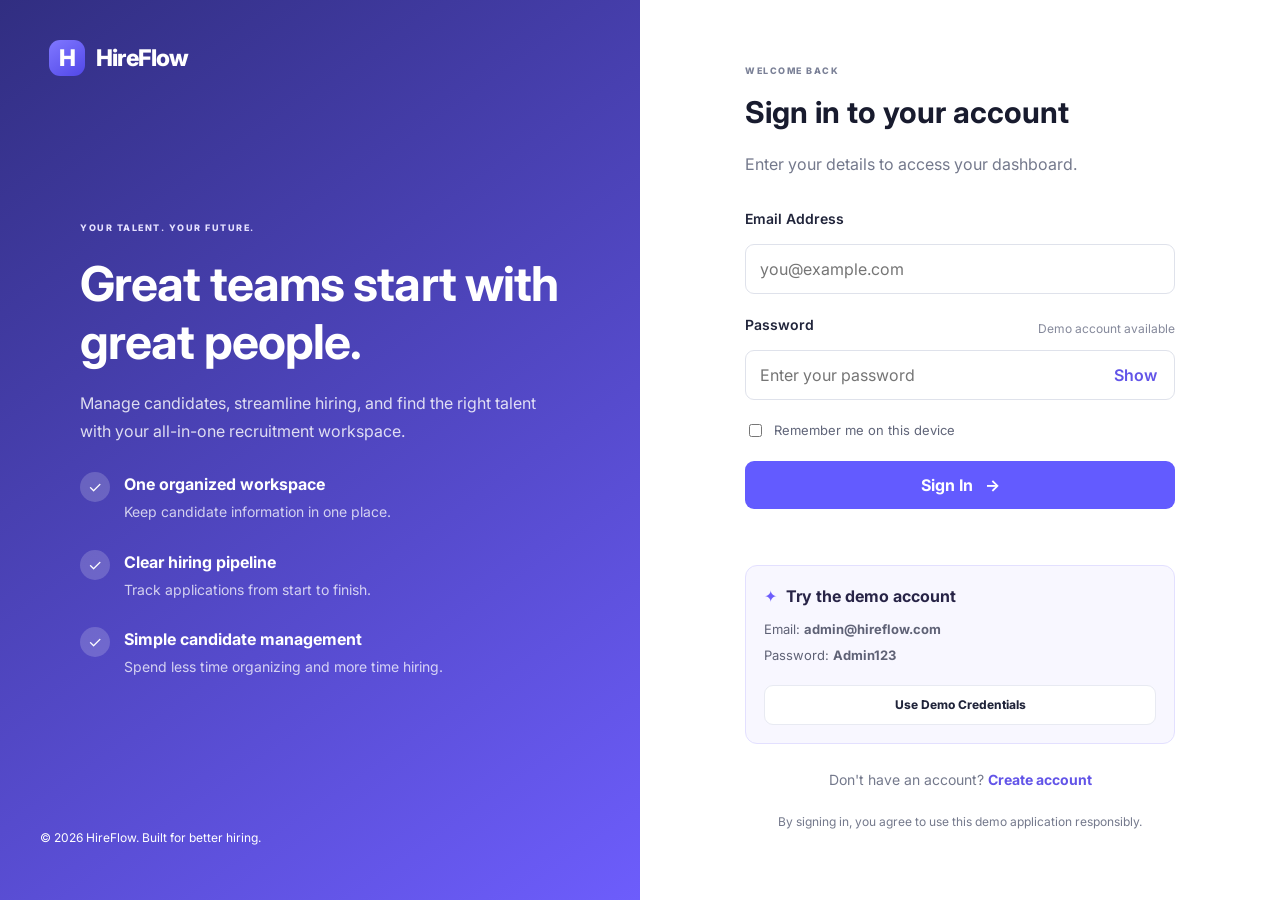
<file: index.html>
<!DOCTYPE html>
<html lang="en">
<head>
    <meta charset="UTF-8">
    <meta name="viewport" content="width=device-width, initial-scale=1.0">
    <title>HireFlow | Recruitment Dashboard</title>
    <link rel="stylesheet" href="style.css">
    <script src="script.js" defer></script>
    <script>
        if (sessionStorage.getItem("hireflow-demo-login") !== "true") {
            window.location.replace("login.html");
        }
    </script>
</head>
<body>
    <aside class="sidebar">
        <a class="brand" href="#dashboard">
            <span class="brand-icon">H</span>
            HireFlow
        </a>

        <p class="nav-label">WORKSPACE</p>

        <nav>
            <a class="nav-link active" href="#dashboard">▦ Dashboard</a>
            <a class="nav-link" href="#candidates">♙ Candidates</a>
            <a class="nav-link" href="#pipeline">⇢ Hiring Pipeline</a>
            <a class="nav-link" href="#jobs">▤ Job Openings</a>
            <a class="nav-link" href="#add-candidate">＋ Add Candidate</a>
        </nav>

        <div class="profile">
            <div class="avatar" id="profile-avatar">AS</div>
            <div>
                <strong id="profile-name">Alex Smith</strong>
                <small>Recruitment Manager</small>
            </div>
            <button id="theme-toggle" class="icon-button" type="button">☾</button>
        </div>
    </aside>

    <main class="main-content">
        <header class="topbar" id="dashboard">
            <div>
                <p class="eyebrow">WORKSPACE / OVERVIEW</p>
                <h1>Recruitment Dashboard</h1>
                <p class="muted">Manage your candidates and hiring process.</p>
            </div>

            <div class="top-actions">
                <input
                    id="global-search"
                    type="search"
                    placeholder="Search candidates..."
                    aria-label="Search candidates"
                >
                <a href="#add-candidate" class="button primary">+ Add Candidate</a>
                <button type="button" id="logout-button" class="button secondary">
                    Log out
                </button>
            </div>
        </header>

        <section class="welcome">
            <div>
                <p class="eyebrow light">YOUR HIRING AT A GLANCE</p>
                <h2>Welcome back, <span id="welcome-name">Alex</span>! ✨</h2>
                <p>Find great talent and build your dream team with HireFlow.</p>
            </div>
            <div class="welcome-art">✦</div>
        </section>

        <section class="stats-grid" aria-label="Recruitment statistics">
            <article class="stat-card">
                <div class="stat-icon purple">♙</div>
                <p>Total Candidates</p>
                <h2 id="stat-total">0</h2>
                <small>All applicants</small>
            </article>

            <article class="stat-card">
                <div class="stat-icon blue">▤</div>
                <p>Open Positions</p>
                <h2 id="stat-jobs">3</h2>
                <small>Available jobs</small>
            </article>

            <article class="stat-card">
                <div class="stat-icon orange">◷</div>
                <p>Interviews</p>
                <h2 id="stat-interviews">0</h2>
                <small>In interview stage</small>
            </article>

            <article class="stat-card">
                <div class="stat-icon green">✓</div>
                <p>Hired Candidates</p>
                <h2 id="stat-hired">0</h2>
                <small>Successful hires</small>
            </article>
        </section>

        <section class="panel" id="pipeline">
            <div class="section-heading">
                <div>
                    <p class="eyebrow">HIRING OVERVIEW</p>
                    <h2>Hiring Pipeline</h2>
                    <p class="muted">Track candidates through each stage.</p>
                </div>
            </div>

            <div class="pipeline-grid">
                <article class="pipeline-card">
                    <span class="dot applied"></span>
                    <p>Applied</p>
                    <h3 id="count-applied">0</h3>
                    <small>candidates</small>
                </article>

                <article class="pipeline-card">
                    <span class="dot shortlisted"></span>
                    <p>Shortlisted</p>
                    <h3 id="count-shortlisted">0</h3>
                    <small>candidates</small>
                </article>

                <article class="pipeline-card">
                    <span class="dot interview"></span>
                    <p>Interview</p>
                    <h3 id="count-interview">0</h3>
                    <small>candidates</small>
                </article>

                <article class="pipeline-card">
                    <span class="dot hired"></span>
                    <p>Hired</p>
                    <h3 id="count-hired">0</h3>
                    <small>candidates</small>
                </article>

                <article class="pipeline-card">
                    <span class="dot rejected"></span>
                    <p>Rejected</p>
                    <h3 id="count-rejected">0</h3>
                    <small>candidates</small>
                </article>
            </div>
        </section>

        <section class="panel" id="candidates">
            <div class="section-heading">
                <div>
                    <p class="eyebrow">TALENT DIRECTORY</p>
                    <h2>Recent Candidates</h2>
                    <p class="muted">Search and manage applicants.</p>
                </div>
                <span id="record-count" class="record-count">0 candidates</span>
            </div>

            <div class="table-toolbar">
                <input
                    id="table-search"
                    type="search"
                    placeholder="Search name, email, role, or skill..."
                    aria-label="Search candidate table"
                >

                <select id="status-filter" aria-label="Filter by status">
                    <option value="all">All statuses</option>
                    <option value="applied">Applied</option>
                    <option value="shortlisted">Shortlisted</option>
                    <option value="interview">Interview</option>
                    <option value="hired">Hired</option>
                    <option value="rejected">Rejected</option>
                </select>
            </div>

            <div class="table-wrap">
                <table>
                    <thead>
                        <tr>
                            <th>Candidate</th>
                            <th>Applied For</th>
                            <th>Applied Date</th>
                            <th>Status</th>
                            <th>Actions</th>
                        </tr>
                    </thead>
                    <tbody id="candidate-table-body"></tbody>
                </table>
            </div>

            <p class="table-note">Demo project · Data is stored in this browser.</p>
        </section>

        <section class="panel" id="jobs">
            <div class="section-heading">
                <div>
                    <p class="eyebrow">CAREER OPPORTUNITIES</p>
                    <h2>Open Job Positions</h2>
                    <p class="muted">Explore the roles available in your workspace.</p>
                </div>
            </div>

            <div class="jobs-grid">
                <article class="job-card">
                    <div class="job-icon purple">⌘</div>
                    <span class="job-type">FULL-TIME</span>
                    <h3>Frontend Developer</h3>
                    <p class="muted">FirstLabs Technologies</p>
                    <p class="job-meta">📍 Mumbai, India</p>
                    <div class="skills">
                        <span>HTML</span>
                        <span>CSS</span>
                        <span>JavaScript</span>
                    </div>
                </article>

                <article class="job-card">
                    <div class="job-icon blue">〈〉</div>
                    <span class="job-type">FULL-TIME</span>
                    <h3>Backend Developer</h3>
                    <p class="muted">FirstLabs Technologies</p>
                    <p class="job-meta">📍 Remote, India</p>
                    <div class="skills">
                        <span>Python</span>
                        <span>APIs</span>
                        <span>SQL</span>
                    </div>
                </article>

                <article class="job-card">
                    <div class="job-icon orange">✳</div>
                    <span class="job-type internship">INTERNSHIP</span>
                    <h3>UI/UX Designer</h3>
                    <p class="muted">FirstLabs Technologies</p>
                    <p class="job-meta">📍 Mumbai, India</p>
                    <div class="skills">
                        <span>Figma</span>
                        <span>UI Design</span>
                    </div>
                </article>
            </div>
        </section>

        <section class="panel" id="add-candidate">
            <div class="section-heading">
                <div>
                    <p class="eyebrow">TALENT MANAGEMENT</p>
                    <h2 id="form-title">Add a Candidate</h2>
                    <p class="muted">Fields marked * are required.</p>
                </div>
            </div>

            <form id="candidate-form">
                <div class="form-grid">
                    <div class="form-field">
                        <label for="candidate-name">Full Name *</label>
                        <input
                            id="candidate-name"
                            name="name"
                            type="text"
                            placeholder="e.g. Riya Patel"
                            maxlength="80"
                            required
                        >
                    </div>

                    <div class="form-field">
                        <label for="candidate-email">Email Address *</label>
                        <input
                            id="candidate-email"
                            name="email"
                            type="email"
                            placeholder="name@example.com"
                            maxlength="120"
                            required
                        >
                    </div>

                    <div class="form-field">
                        <label for="candidate-role">Applied Role *</label>
                        <select id="candidate-role" name="role" required>
                            <option value="">Select a role</option>
                            <option>Frontend Developer</option>
                            <option>Backend Developer</option>
                            <option>UI/UX Designer</option>
                            <option>Data Analyst</option>
                            <option>Other</option>
                        </select>
                    </div>

                    <div class="form-field">
                        <label for="candidate-status">Application Status *</label>
                        <select id="candidate-status" name="status" required>
                            <option value="applied">Applied</option>
                            <option value="shortlisted">Shortlisted</option>
                            <option value="interview">Interview</option>
                            <option value="hired">Hired</option>
                            <option value="rejected">Rejected</option>
                        </select>
                    </div>

                    <div class="form-field full-width">
                        <label for="candidate-skills">Skills (optional)</label>
                        <input
                            id="candidate-skills"
                            name="skills"
                            type="text"
                            placeholder="e.g. HTML, CSS, JavaScript"
                        >
                    </div>

                    <div class="form-field full-width">
                        <label for="candidate-resume">Upload Resume (PDF, optional)</label>
                        <input
                            id="candidate-resume"
                            name="resume"
                            type="file"
                            accept=".pdf,application/pdf"
                        >
                        <small id="resume-name">No resume selected</small>
                    </div>
                </div>

                <div class="form-actions">
                    <button class="button secondary" type="reset" id="reset-form">
                        Clear Form
                    </button>
                    <button class="button primary" type="submit" id="submit-button">
                        + Add Candidate
                    </button>
                    <button class="button quiet" type="button" id="cancel-edit" hidden>
                        Cancel Edit
                    </button>
                </div>

                <p
                    id="form-message"
                    class="form-message"
                    role="status"
                    aria-live="polite"
                ></p>
            </form>
        </section>

        <footer class="footer">
            <span>© 2026 HireFlow · Frontend Portfolio Project</span>
            <span>Recruit smarter. Hire better.</span>
        </footer>
    </main>
</body>
</html>
</file>
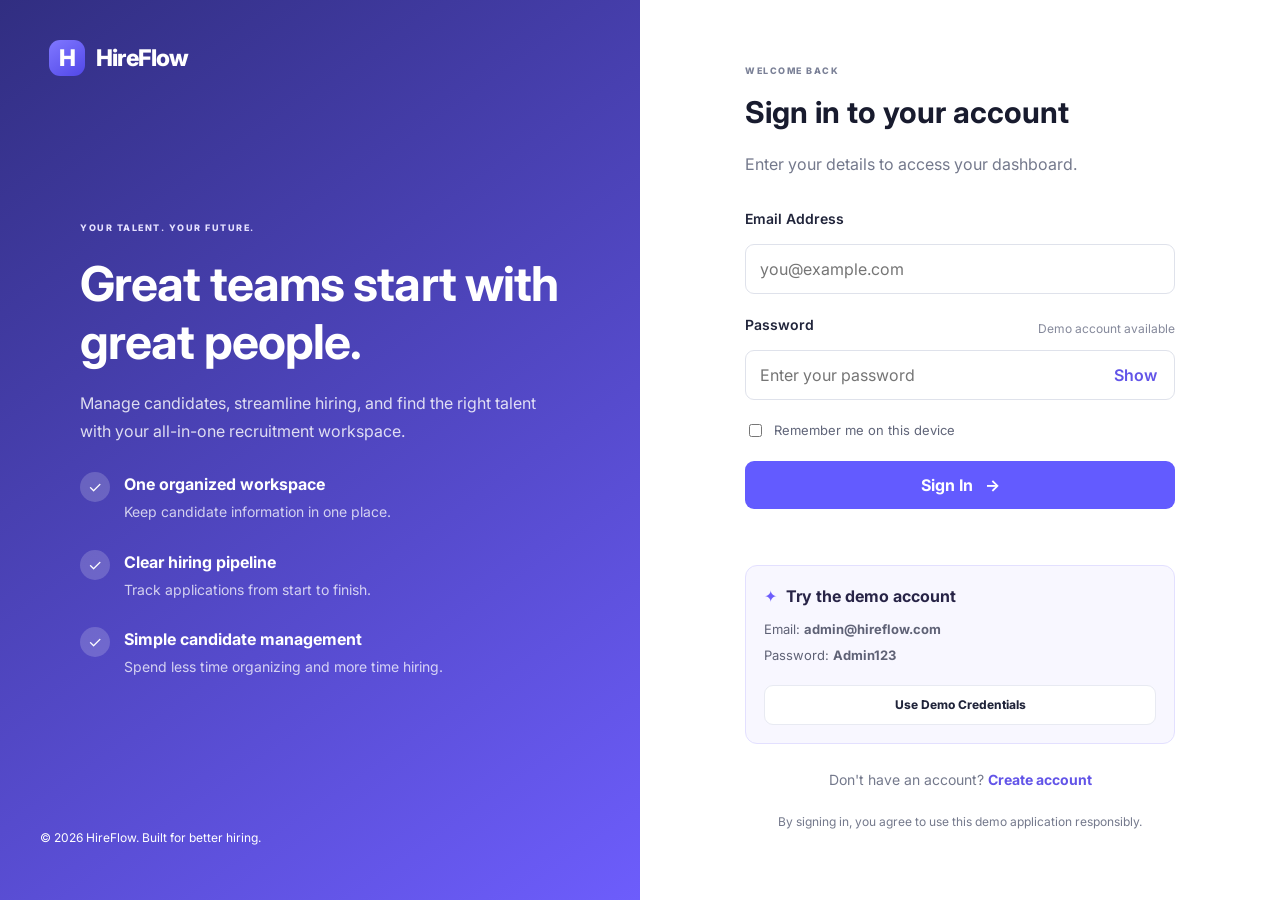
<file: login.html>
<!DOCTYPE html>
<html lang="en">
<head>
    <meta charset="UTF-8">
    <meta name="viewport" content="width=device-width, initial-scale=1.0">
    <title>HireFlow | Login</title>

    <link rel="preconnect" href="https://fonts.googleapis.com">
    <link href="https://fonts.googleapis.com/css2?family=Inter:wght@400;500;600;700;800&display=swap" rel="stylesheet">
    <link rel="stylesheet" href="style.css">
</head>
<body class="auth-page">

    <main class="auth-container">
        <section class="auth-visual">
            <a href="login.html" class="brand auth-brand">
                <span class="brand-icon">H</span>
                HireFlow
            </a>

            <div class="auth-visual-content">
                <span class="eyebrow light">YOUR TALENT. YOUR FUTURE.</span>
                <h1>Great teams start with great people.</h1>
                <p>
                    Manage candidates, streamline hiring, and find the right
                    talent with your all-in-one recruitment workspace.
                </p>

                <div class="auth-feature">
                    <span class="feature-check">✓</span>
                    <div>
                        <strong>One organized workspace</strong>
                        <p>Keep candidate information in one place.</p>
                    </div>
                </div>

                <div class="auth-feature">
                    <span class="feature-check">✓</span>
                    <div>
                        <strong>Clear hiring pipeline</strong>
                        <p>Track applications from start to finish.</p>
                    </div>
                </div>

                <div class="auth-feature">
                    <span class="feature-check">✓</span>
                    <div>
                        <strong>Simple candidate management</strong>
                        <p>Spend less time organizing and more time hiring.</p>
                    </div>
                </div>
            </div>

            <p class="auth-visual-footer">
                © 2026 HireFlow. Built for better hiring.
            </p>
        </section>

        <section class="auth-form-section">
            <div class="auth-form-wrapper">
                <a href="login.html" class="brand mobile-brand">
                    <span class="brand-icon">H</span>
                    HireFlow
                </a>

                <div class="auth-heading">
                    <span class="eyebrow">WELCOME BACK</span>
                    <h2>Sign in to your account</h2>
                    <p>Enter your details to access your dashboard.</p>
                </div>

                <form id="login-form">
                    <div class="form-field">
                        <label for="login-email">Email Address</label>
                        <input
                            type="email"
                            id="login-email"
                            name="email"
                            placeholder="you@example.com"
                            autocomplete="username"
                            required
                        >
                    </div>

                    <div class="form-field">
                        <div class="label-row">
                            <label for="login-password">Password</label>
                            <span class="helper-text">Demo account available</span>
                        </div>

                        <div class="password-wrapper">
                            <input
                                type="password"
                                id="login-password"
                                name="password"
                                placeholder="Enter your password"
                                autocomplete="current-password"
                                required
                            >
                            <button
                                type="button"
                                id="toggle-password"
                                class="password-toggle"
                                aria-label="Show password"
                            >Show</button>
                        </div>
                    </div>

                    <div class="auth-options">
                        <label class="remember-label">
                            <input type="checkbox" id="remember-me">
                            <span>Remember me on this device</span>
                        </label>
                    </div>

                    <button type="submit" class="button primary auth-submit">
                        Sign In <span aria-hidden="true">→</span>
                    </button>

                    <p id="login-message" class="form-message" role="status" aria-live="polite"></p>
                </form>

                <div class="demo-box">
                    <div class="demo-box-heading">
                        <span class="demo-icon">✦</span>
                        <strong>Try the demo account</strong>
                    </div>

                    <p>Email: <strong>admin@hireflow.com</strong></p>
                    <p>Password: <strong>Admin123</strong></p>

                    <button type="button" id="fill-demo" class="button secondary demo-button">
                        Use Demo Credentials
                    </button>
                </div>

                <p class="auth-switch">
                    Don't have an account?
                    <a href="signup.html">Create account</a>
                </p>

                <p class="auth-terms">
                    By signing in, you agree to use this demo application responsibly.
                </p>
            </div>
        </section>
    </main>

    <script>
        const loginForm = document.getElementById("login-form");
        const emailInput = document.getElementById("login-email");
        const passwordInput = document.getElementById("login-password");
        const message = document.getElementById("login-message");
        const togglePassword = document.getElementById("toggle-password");
        const fillDemo = document.getElementById("fill-demo");

        fillDemo.addEventListener("click", function () {
            emailInput.value = "admin@hireflow.com";
            passwordInput.value = "Admin123";
            message.textContent = "";
            passwordInput.focus();
        });

        togglePassword.addEventListener("click", function () {
            const isPassword = passwordInput.type === "password";

            passwordInput.type = isPassword ? "text" : "password";
            togglePassword.textContent = isPassword ? "Hide" : "Show";
            togglePassword.setAttribute(
                "aria-label",
                isPassword ? "Hide password" : "Show password"
            );
        });

        loginForm.addEventListener("submit", function (event) {
            event.preventDefault();

            const email = emailInput.value.trim().toLowerCase();
            const password = passwordInput.value;

            let currentUser = null;

            try {
                const users = JSON.parse(
                    localStorage.getItem("hireflow-demo-users") || "[]"
                );

                currentUser = users.find(function (user) {
                    return user.email.toLowerCase() === email &&
                           user.password === password;
                }) || null;
            } catch (error) {
                message.textContent = "Unable to read saved accounts. Please try again.";
                return;
            }

            if (
                email === "admin@hireflow.com" &&
                password === "Admin123"
            ) {
                currentUser = {
                    name: "Admin",
                    email: "admin@hireflow.com"
                };
            }

            if (!currentUser) {
                message.textContent =
                    "Invalid email or password. Check your details or create an account.";
                return;
            }

            const userForSession = {
                name: currentUser.name || "User",
                email: currentUser.email
            };

            sessionStorage.setItem("hireflow-demo-login", "true");
            sessionStorage.setItem(
                "hireflow-current-user",
                JSON.stringify(userForSession)
            );

            window.location.href = "index.html";
        });
    </script>

</body>
</html>
</file>
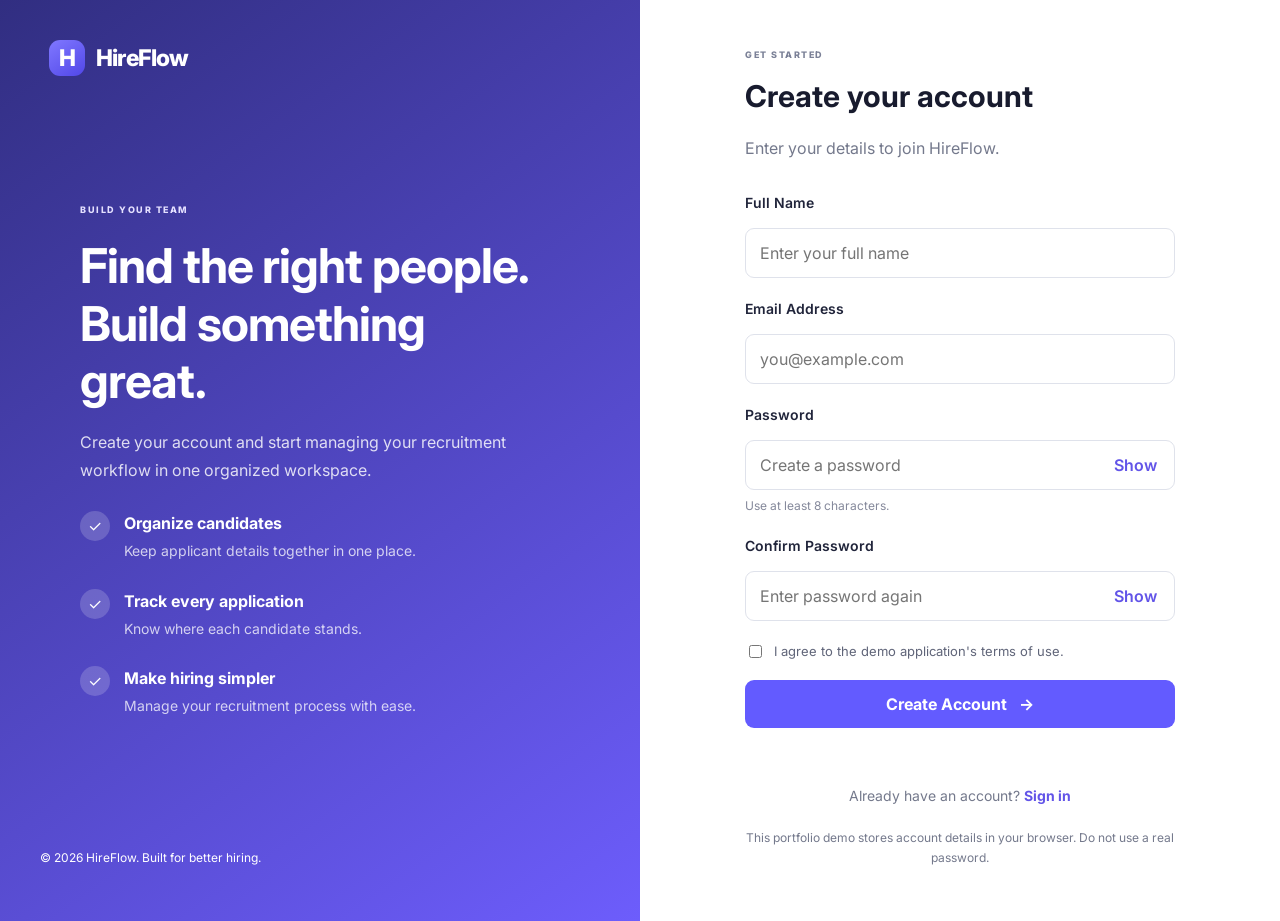
<file: signup.html>
<!DOCTYPE html>
<html lang="en">
<head>
    <meta charset="UTF-8">
    <meta name="viewport" content="width=device-width, initial-scale=1.0">
    <title>HireFlow | Create Account</title>

    <link rel="preconnect" href="https://fonts.googleapis.com">
    <link href="https://fonts.googleapis.com/css2?family=Inter:wght@400;500;600;700;800&display=swap" rel="stylesheet">
    <link rel="stylesheet" href="style.css">
</head>
<body class="auth-page">

    <main class="auth-container">
        <section class="auth-visual">
            <a href="login.html" class="brand auth-brand">
                <span class="brand-icon">H</span>
                HireFlow
            </a>

            <div class="auth-visual-content">
                <span class="eyebrow light">BUILD YOUR TEAM</span>
                <h1>Find the right people. Build something great.</h1>
                <p>
                    Create your account and start managing your recruitment
                    workflow in one organized workspace.
                </p>

                <div class="auth-feature">
                    <span class="feature-check">✓</span>
                    <div>
                        <strong>Organize candidates</strong>
                        <p>Keep applicant details together in one place.</p>
                    </div>
                </div>

                <div class="auth-feature">
                    <span class="feature-check">✓</span>
                    <div>
                        <strong>Track every application</strong>
                        <p>Know where each candidate stands.</p>
                    </div>
                </div>

                <div class="auth-feature">
                    <span class="feature-check">✓</span>
                    <div>
                        <strong>Make hiring simpler</strong>
                        <p>Manage your recruitment process with ease.</p>
                    </div>
                </div>
            </div>

            <p class="auth-visual-footer">
                © 2026 HireFlow. Built for better hiring.
            </p>
        </section>

        <section class="auth-form-section">
            <div class="auth-form-wrapper">
                <a href="login.html" class="brand mobile-brand">
                    <span class="brand-icon">H</span>
                    HireFlow
                </a>

                <div class="auth-heading">
                    <span class="eyebrow">GET STARTED</span>
                    <h2>Create your account</h2>
                    <p>Enter your details to join HireFlow.</p>
                </div>

                <form id="signup-form">
                    <div class="form-field">
                        <label for="signup-name">Full Name</label>
                        <input
                            type="text"
                            id="signup-name"
                            name="name"
                            placeholder="Enter your full name"
                            autocomplete="name"
                            minlength="2"
                            maxlength="80"
                            required
                        >
                    </div>

                    <div class="form-field">
                        <label for="signup-email">Email Address</label>
                        <input
                            type="email"
                            id="signup-email"
                            name="email"
                            placeholder="you@example.com"
                            autocomplete="email"
                            maxlength="120"
                            required
                        >
                    </div>

                    <div class="form-field">
                        <label for="signup-password">Password</label>

                        <div class="password-wrapper">
                            <input
                                type="password"
                                id="signup-password"
                                name="password"
                                placeholder="Create a password"
                                autocomplete="new-password"
                                minlength="8"
                                maxlength="128"
                                required
                            >

                            <button
                                type="button"
                                class="password-toggle"
                                id="toggle-password"
                                aria-label="Show password"
                            >Show</button>
                        </div>

                        <small class="field-hint">
                            Use at least 8 characters.
                        </small>
                    </div>

                    <div class="form-field">
                        <label for="signup-confirm-password">
                            Confirm Password
                        </label>

                        <div class="password-wrapper">
                            <input
                                type="password"
                                id="signup-confirm-password"
                                name="confirm-password"
                                placeholder="Enter password again"
                                autocomplete="new-password"
                                minlength="8"
                                maxlength="128"
                                required
                            >

                            <button
                                type="button"
                                class="password-toggle"
                                id="toggle-confirm-password"
                                aria-label="Show confirmation password"
                            >Show</button>
                        </div>
                    </div>

                    <label class="remember-label terms-checkbox">
                        <input type="checkbox" id="accept-terms" required>
                        <span>I agree to the demo application's terms of use.</span>
                    </label>

                    <button type="submit" class="button primary auth-submit">
                        Create Account <span aria-hidden="true">→</span>
                    </button>

                    <p
                        id="signup-message"
                        class="form-message"
                        role="status"
                        aria-live="polite"
                    ></p>
                </form>

                <p class="auth-switch">
                    Already have an account?
                    <a href="login.html">Sign in</a>
                </p>

                <p class="auth-terms">
                    This portfolio demo stores account details in your browser.
                    Do not use a real password.
                </p>
            </div>
        </section>
    </main>

    <script>
        const signupForm = document.getElementById("signup-form");
        const nameInput = document.getElementById("signup-name");
        const emailInput = document.getElementById("signup-email");
        const passwordInput = document.getElementById("signup-password");
        const confirmPasswordInput = document.getElementById(
            "signup-confirm-password"
        );
        const message = document.getElementById("signup-message");

        function showSignupMessage(text, type = "error") {
            message.textContent = text;
            message.className = "form-message " + type;
        }

        function setupPasswordToggle(input, button) {
            button.addEventListener("click", function () {
                const shouldShow = input.type === "password";

                input.type = shouldShow ? "text" : "password";
                button.textContent = shouldShow ? "Hide" : "Show";

                button.setAttribute(
                    "aria-label",
                    shouldShow ? "Hide password" : "Show password"
                );
            });
        }

        setupPasswordToggle(
            passwordInput,
            document.getElementById("toggle-password")
        );

        setupPasswordToggle(
            confirmPasswordInput,
            document.getElementById("toggle-confirm-password")
        );

        signupForm.addEventListener("submit", function (event) {
            event.preventDefault();

            const name = nameInput.value.trim();
            const email = emailInput.value.trim().toLowerCase();
            const password = passwordInput.value;
            const confirmPassword = confirmPasswordInput.value;

            if (name.length < 2) {
                showSignupMessage("Please enter your full name.");
                nameInput.focus();
                return;
            }

            if (password.length < 8) {
                showSignupMessage(
                    "Password must contain at least 8 characters."
                );
                passwordInput.focus();
                return;
            }

            if (password !== confirmPassword) {
                showSignupMessage("The passwords do not match.");
                confirmPasswordInput.focus();
                return;
            }

            let users = [];

            try {
                users = JSON.parse(
                    localStorage.getItem("hireflow-demo-users") || "[]"
                );

                if (!Array.isArray(users)) {
                    users = [];
                }
            } catch (error) {
                showSignupMessage(
                    "Could not read saved accounts. Please try again."
                );
                return;
            }

            const existingUser = users.some(function (user) {
                return user.email.toLowerCase() === email;
            });

            if (existingUser || email === "admin@hireflow.com") {
                showSignupMessage(
                    "This email is already registered. Please sign in."
                );
                return;
            }

            const newUser = {
                name: name,
                email: email,
                password: password
            };

            users.push(newUser);

            try {
                localStorage.setItem(
                    "hireflow-demo-users",
                    JSON.stringify(users)
                );
            } catch (error) {
                showSignupMessage(
                    "Unable to save your account. Browser storage may be full."
                );
                return;
            }

            showSignupMessage(
                "Account created successfully! Redirecting to sign in...",
                "success"
            );

            signupForm.querySelector('button[type="submit"]').disabled = true;

            setTimeout(function () {
                window.location.href = "login.html";
            }, 1000);
        });
    </script>

</body>
</html>
</file>
<file: style.css>
:root {
    --bg: #f5f6fb;
    --surface: #ffffff;
    --soft: #fafaff;
    --text: #20243a;
    --muted: #7b8197;
    --border: #e8eaf2;
    --primary: #635bff;
    --primary-dark: #5046e5;
    --purple-soft: #efeeff;
    --green: #16865c;
    --green-soft: #e5f7ef;
    --blue: #3178d4;
    --blue-soft: #e8f2ff;
    --orange: #b7791f;
    --orange-soft: #fff4db;
    --red: #d64545;
    --red-soft: #ffebeb;
    --shadow: 0 8px 30px rgba(35, 39, 75, 0.045);
}

* {
    box-sizing: border-box;
}

html {
    scroll-behavior: smooth;
    scroll-padding-top: 20px;
}

body {
    margin: 0;
    background: var(--bg);
    color: var(--text);
    font-family: Inter, "Segoe UI", Arial, sans-serif;
    line-height: 1.5;
}

a {
    color: inherit;
    text-decoration: none;
}

button,
input,
select {
    font: inherit;
}

button {
    cursor: pointer;
}

[hidden] {
    display: none !important;
}

/* Sidebar */

.sidebar {
    position: fixed;
    inset: 0 auto 0 0;
    z-index: 10;
    display: flex;
    flex-direction: column;
    width: 245px;
    padding: 27px 18px 18px;
    background: var(--surface);
    border-right: 1px solid var(--border);
}

.brand {
    display: flex;
    align-items: center;
    gap: 11px;
    padding: 0 9px;
    font-size: 23px;
    font-weight: 800;
    letter-spacing: -0.8px;
}

.brand-icon {
    display: grid;
    place-items: center;
    width: 36px;
    height: 36px;
    border-radius: 11px;
    color: white;
    background: linear-gradient(145deg, #8078ff, #5147e8);
}

.nav-label {
    margin: 40px 10px 12px;
    color: var(--muted);
    font-size: 10px;
    font-weight: 800;
    letter-spacing: 1.5px;
}

.sidebar nav {
    display: grid;
    gap: 6px;
}

.nav-link {
    padding: 11px 13px;
    border-radius: 9px;
    color: var(--muted);
    font-size: 13px;
    font-weight: 650;
    transition: 0.2s;
}

.nav-link:hover,
.nav-link.active {
    color: var(--primary);
    background: var(--purple-soft);
}

.profile {
    display: flex;
    align-items: center;
    gap: 10px;
    margin-top: auto;
    padding-top: 17px;
    border-top: 1px solid var(--border);
}

.avatar {
    display: grid;
    place-items: center;
    flex: 0 0 37px;
    height: 37px;
    border-radius: 50%;
    background: #e8e5ff;
    color: #5449d9;
    font-size: 12px;
    font-weight: 800;
}

.profile strong,
.profile small {
    display: block;
}

.profile strong {
    font-size: 12px;
}

.profile small {
    color: var(--muted);
    font-size: 10px;
}

.icon-button {
    margin-left: auto;
    width: 35px;
    height: 35px;
    border: 1px solid var(--border);
    border-radius: 9px;
    color: var(--text);
    background: var(--surface);
}

/* Main content */

.main-content {
    max-width: 1800px;
    margin-left: 245px;
    padding: 31px 34px 22px;
}

.topbar {
    display: flex;
    align-items: center;
    justify-content: space-between;
    gap: 22px;
    margin-bottom: 25px;
}

.eyebrow {
    margin: 0 0 6px;
    color: var(--muted);
    font-size: 9px;
    font-weight: 800;
    letter-spacing: 1.5px;
}

h1,
h2,
h3,
p {
    overflow-wrap: anywhere;
}

h1 {
    margin: 0;
    font-size: clamp(23px, 2.4vw, 29px);
    letter-spacing: -0.9px;
    line-height: 1.2;
}

.muted {
    color: var(--muted);
    font-size: 11px;
}

.topbar > div:first-child > .muted {
    margin-top: 8px;
}

.top-actions {
    display: flex;
    align-items: center;
    gap: 10px;
}

.top-actions input,
.table-toolbar input,
.table-toolbar select {
    min-width: 0;
    padding: 11px 12px;
    border: 1px solid var(--border);
    border-radius: 9px;
    outline: none;
    color: var(--text);
    background: var(--surface);
    font-size: 11px;
}

.top-actions input {
    width: 220px;
}

input:focus,
select:focus {
    border-color: var(--primary);
    box-shadow: 0 0 0 3px rgba(99, 91, 255, 0.1);
}

.button {
    display: inline-flex;
    align-items: center;
    justify-content: center;
    gap: 7px;
    padding: 10px 14px;
    border: 1px solid transparent;
    border-radius: 9px;
    font-size: 12px;
    font-weight: 750;
    transition: 0.2s;
}

.button.primary {
    color: white;
    background: var(--primary);
}

.button.primary:hover {
    background: var(--primary-dark);
}

.button.secondary {
    color: var(--text);
    border-color: var(--border);
    background: var(--surface);
}

.button.quiet {
    color: var(--muted);
    border-color: var(--border);
    background: transparent;
}

/* Welcome banner */

.welcome {
    display: flex;
    align-items: center;
    justify-content: space-between;
    min-height: 155px;
    overflow: hidden;
    margin-bottom: 20px;
    padding: 27px 30px;
    border-radius: 16px;
    color: white;
    background: linear-gradient(110deg, #5c52f0, #9584ff);
}

.eyebrow.light {
    color: #e4e0ff;
}

.welcome h2 {
    margin: 0;
    font-size: clamp(21px, 2.5vw, 27px);
    letter-spacing: -0.6px;
}

.welcome p:last-child {
    max-width: 500px;
    margin: 8px 0 0;
    color: #eeebff;
    font-size: 12px;
}

.welcome-art {
    display: grid;
    place-items: center;
    width: 105px;
    height: 105px;
    margin-right: 35px;
    border: 1px solid rgba(255,255,255,.4);
    border-radius: 25px;
    background: rgba(255,255,255,.14);
    font-size: 55px;
    transform: rotate(8deg);
}

/* Statistics */

.stats-grid {
    display: grid;
    grid-template-columns: repeat(4, minmax(0, 1fr));
    gap: 15px;
    margin-bottom: 20px;
}

.stat-card {
    min-width: 0;
    padding: 19px;
    border: 1px solid var(--border);
    border-radius: 13px;
    background: var(--surface);
    box-shadow: var(--shadow);
}

.stat-icon {
    display: grid;
    place-items: center;
    width: 36px;
    height: 36px;
    border-radius: 10px;
    font-size: 19px;
}

.purple {
    color: var(--primary);
    background: var(--purple-soft);
}

.blue {
    color: var(--blue);
    background: var(--blue-soft);
}

.orange {
    color: var(--orange);
    background: var(--orange-soft);
}

.green {
    color: var(--green);
    background: var(--green-soft);
}

.stat-card > p {
    margin: 14px 0 3px;
    color: var(--muted);
    font-size: 11px;
    font-weight: 650;
}

.stat-card h2 {
    margin: 0;
    font-size: 29px;
    letter-spacing: -1px;
}

.stat-card small {
    color: var(--muted);
    font-size: 9px;
}

/* Panels */

.panel {
    margin-bottom: 20px;
    padding: 23px;
    border: 1px solid var(--border);
    border-radius: 14px;
    background: var(--surface);
    box-shadow: var(--shadow);
}

.section-heading {
    display: flex;
    align-items: center;
    justify-content: space-between;
    gap: 15px;
    margin-bottom: 21px;
}

.section-heading h2 {
    margin: 0;
    font-size: 18px;
    letter-spacing: -0.4px;
}

.section-heading .muted {
    margin: 5px 0 0;
}

.record-count {
    padding: 6px 10px;
    border-radius: 8px;
    color: var(--primary);
    background: var(--purple-soft);
    font-size: 10px;
    font-weight: 750;
    white-space: nowrap;
}

/* Hiring pipeline */

.pipeline-grid {
    display: grid;
    grid-template-columns: repeat(5, minmax(0, 1fr));
    gap: 12px;
}

.pipeline-card {
    min-width: 0;
    padding: 15px;
    border: 1px solid var(--border);
    border-radius: 10px;
    background: var(--soft);
}

.pipeline-card p {
    margin: 8px 0 5px;
    color: var(--muted);
    font-size: 10px;
    font-weight: 700;
}

.pipeline-card h3 {
    margin: 0;
    font-size: 24px;
}

.pipeline-card small {
    color: var(--muted);
    font-size: 9px;
}

.dot {
    display: block;
    width: 8px;
    height: 8px;
    border-radius: 50%;
}

.dot.applied { background: var(--primary); }
.dot.shortlisted { background: var(--blue); }
.dot.interview { background: var(--orange); }
.dot.hired { background: var(--green); }
.dot.rejected { background: var(--red); }

/* Candidate table */

.table-toolbar {
    display: flex;
    align-items: center;
    justify-content: space-between;
    gap: 13px;
    margin-bottom: 16px;
}

#table-search {
    flex: 1;
    max-width: 420px;
}

#status-filter {
    max-width: 180px;
}

.table-wrap {
    width: 100%;
    overflow-x: auto;
}

table {
    width: 100%;
    min-width: 700px;
    border-collapse: collapse;
    text-align: left;
}

thead {
    background: var(--soft);
}

th {
    padding: 12px 13px;
    color: var(--muted);
    font-size: 9px;
    font-weight: 800;
    white-space: nowrap;
    text-transform: uppercase;
}

td {
    padding: 14px 13px;
    border-bottom: 1px solid var(--border);
    font-size: 11px;
    vertical-align: middle;
}

tbody tr:last-child td {
    border-bottom: 0;
}

tbody tr:hover {
    background: var(--soft);
}

.candidate-cell {
    display: flex;
    align-items: center;
    gap: 10px;
    min-width: 180px;
}

.candidate-avatar {
    display: grid;
    place-items: center;
    flex: 0 0 34px;
    height: 34px;
    border-radius: 10px;
    color: #5b50df;
    background: #eeecff;
    font-size: 10px;
    font-weight: 800;
}

.candidate-copy {
    display: grid;
    gap: 3px;
}

.candidate-copy strong {
    font-size: 11px;
}

.candidate-copy span {
    color: var(--muted);
    font-size: 9px;
}

.status-badge {
    display: inline-flex;
    align-items: center;
    gap: 6px;
    padding: 5px 8px;
    border-radius: 20px;
    font-size: 9px;
    font-weight: 750;
    white-space: nowrap;
}

.status-badge::before {
    width: 5px;
    height: 5px;
    border-radius: 50%;
    background: currentColor;
    content: "";
}

.status-applied { color: #6664b8; background: #f0efff; }
.status-shortlisted { color: #286bc1; background: #e9f3ff; }
.status-interview { color: #a66a0a; background: #fff3d9; }
.status-hired { color: #18794e; background: #e4f7ed; }
.status-rejected { color: #bf3e3e; background: #ffebeb; }

.action-group {
    display: flex;
    align-items: center;
    gap: 6px;
}

.table-action {
    padding: 6px 8px;
    border: 1px solid var(--border);
    border-radius: 7px;
    color: var(--text);
    background: var(--surface);
    font-size: 9px;
    font-weight: 750;
}

.table-action:hover {
    border-color: var(--primary);
    color: var(--primary);
}

.table-action.delete:hover {
    border-color: #f3c6c6;
    color: var(--red);
    background: var(--red-soft);
}

.empty-state {
    padding: 30px 15px !important;
    color: var(--muted);
    text-align: center;
}

.table-note {
    margin: 13px 0 0;
    color: var(--muted);
    font-size: 9px;
}

/* Job cards */

.jobs-grid {
    display: grid;
    grid-template-columns: repeat(3, minmax(0, 1fr));
    gap: 13px;
}

.job-card {
    position: relative;
    min-width: 0;
    padding: 17px;
    border: 1px solid var(--border);
    border-radius: 11px;
    transition: 0.2s;
}

.job-card:hover {
    transform: translateY(-3px);
    box-shadow: var(--shadow);
}

.job-icon {
    display: grid;
    place-items: center;
    width: 37px;
    height: 37px;
    margin-bottom: 14px;
    border-radius: 11px;
    font-size: 17px;
}

.job-type {
    position: absolute;
    top: 20px;
    right: 13px;
    padding: 5px 7px;
    border-radius: 6px;
    color: var(--green);
    background: var(--green-soft);
    font-size: 7px;
    font-weight: 800;
}

.job-type.internship {
    color: var(--orange);
    background: var(--orange-soft);
}

.job-card h3 {
    margin: 0;
    font-size: 13px;
}

.job-card > .muted {
    margin: 5px 0 14px;
}

.job-meta {
    color: var(--muted);
    font-size: 9px;
}

.skills {
    display: flex;
    flex-wrap: wrap;
    gap: 5px;
    margin-top: 14px;
}

.skills span {
    padding: 5px 7px;
    border-radius: 5px;
    color: var(--muted);
    background: var(--soft);
    font-size: 8px;
}

/* Candidate form */

.form-grid {
    display: grid;
    grid-template-columns: repeat(2, minmax(0, 1fr));
    gap: 17px;
}

.form-field {
    display: flex;
    flex-direction: column;
    gap: 7px;
    min-width: 0;
}

.form-field label {
    font-size: 11px;
    font-weight: 750;
}

.form-field input,
.form-field select {
    width: 100%;
    min-width: 0;
    padding: 11px 12px;
    border: 1px solid var(--border);
    border-radius: 8px;
    outline: none;
    color: var(--text);
    background: var(--surface);
    font-size: 11px;
}

.form-field input:focus,
.form-field select:focus {
    border-color: var(--primary);
    box-shadow: 0 0 0 3px rgba(99, 91, 255, 0.1);
}

.full-width {
    grid-column: 1 / -1;
}

.form-actions {
    display: flex;
    flex-wrap: wrap;
    gap: 9px;
    margin-top: 20px;
}

.form-message {
    min-height: 17px;
    margin: 10px 0 0;
    color: var(--green);
    font-size: 11px;
}

.form-message.error {
    color: var(--red);
}

.footer {
    display: flex;
    justify-content: space-between;
    gap: 12px;
    padding: 3px 2px 10px;
    color: var(--muted);
    font-size: 9px;
}

/* Dark mode */

body.dark-theme {
    color-scheme: dark;
    --bg: #151622;
    --surface: #1e2030;
    --soft: #25273a;
    --text: #f0f1fa;
    --muted: #a2a6bc;
    --border: #33364a;
    --primary: #8981ff;
    --primary-dark: #7168f5;
    --purple-soft: #302d56;
    --green-soft: #1c3b31;
    --blue-soft: #20344e;
    --orange-soft: #45371f;
    --red-soft: #45282e;
    --shadow: 0 8px 30px rgba(0, 0, 0, 0.12);
}

body.dark-theme .welcome {
    background: linear-gradient(110deg, #4038bd, #7666e3);
}

body.dark-theme .candidate-avatar {
    color: #c5c0ff;
    background: #302d56;
}

body.dark-theme .status-applied { color: #c1bcff; background: #302d56; }
body.dark-theme .status-shortlisted { color: #a4ceff; background: #20344e; }
body.dark-theme .status-interview { color: #f3ca80; background: #45371f; }
body.dark-theme .status-hired { color: #9de1bf; background: #1c3b31; }
body.dark-theme .status-rejected { color: #ffaaaa; background: #45282e; }

/* Responsive */

@media (max-width: 1200px) {
    .sidebar {
        width: 220px;
    }

    .main-content {
        margin-left: 220px;
        padding: 26px 23px 20px;
    }

    .stats-grid {
        grid-template-columns: repeat(2, minmax(0, 1fr));
    }

    .pipeline-grid {
        grid-template-columns: repeat(3, minmax(0, 1fr));
    }

    .jobs-grid {
        grid-template-columns: repeat(2, minmax(0, 1fr));
    }
}

@media (max-width: 820px) {
    .sidebar {
        position: static;
        width: 100%;
        padding: 15px 17px;
        border-right: 0;
        border-bottom: 1px solid var(--border);
    }

    .nav-label {
        margin: 17px 5px 8px;
    }

    .sidebar nav {
        display: flex;
        flex-wrap: wrap;
        gap: 5px;
    }

    .nav-link {
        padding: 8px 10px;
        font-size: 11px;
    }

    .profile {
        margin-top: 14px;
        padding-top: 12px;
    }

    .main-content {
        margin-left: 0;
        padding: 21px 17px;
    }

    .topbar {
        align-items: flex-start;
        flex-direction: column;
    }

    .top-actions {
        width: 100%;
    }

    .top-actions input {
        flex: 1;
        width: auto;
    }
}

@media (max-width: 560px) {
    .main-content {
        padding: 16px 11px;
    }

    .top-actions {
        align-items: stretch;
        flex-direction: column;
    }

    .top-actions input,
    .top-actions .button {
        width: 100%;
    }

    .welcome {
        min-height: 145px;
        padding: 22px 18px;
    }

    .welcome-art {
        display: none;
    }

    .stats-grid {
        gap: 9px;
    }

    .stat-card {
        padding: 14px;
    }

    .stat-card h2 {
        font-size: 25px;
    }

    .panel {
        padding: 16px 12px;
    }

    .section-heading {
        align-items: flex-start;
    }

    .section-heading h2 {
        font-size: 16px;
    }

    .pipeline-grid {
        grid-template-columns: repeat(2, minmax(0, 1fr));
        gap: 8px;
    }

    .jobs-grid {
        grid-template-columns: 1fr;
    }

    .table-toolbar {
        align-items: stretch;
        flex-direction: column;
    }

    #table-search,
    #status-filter {
        max-width: none;
        width: 100%;
    }

    .form-grid {
        grid-template-columns: 1fr;
    }

    .full-width {
        grid-column: auto;
    }

    .footer {
        flex-direction: column;
        gap: 4px;
    }
}

:focus-visible {
    outline: 2px solid var(--primary);
    outline-offset: 3px;
}

#resume {
    display: block;
    width: 100%;
    padding: 12px;
    border: 1px dashed #9b8cf5;
    border-radius: 10px;
    background: #f8f7ff;
    cursor: pointer;
}

#resumeName {
    display: block;
    margin-top: 8px;
    color: #6b7280;
    font-size: 12px;
}

/* ========================================
   HireFlow Authentication Page Fixes
======================================== */

.auth-page {
    min-height: 100vh;
    margin: 0;
    font-family: "Inter", sans-serif;
}

.auth-container {
    display: grid;
    grid-template-columns: 1fr 1fr;
    min-height: 100vh;
}

.auth-visual {
    display: flex;
    flex-direction: column;
    justify-content: space-between;
    padding: 40px;
    background: linear-gradient(145deg, #312e81, #6d5dfc);
    color: #ffffff;
}

.auth-visual-content {
    max-width: 480px;
    margin: 55px auto;
    width: 100%;
}

.auth-visual-content h1 {
    font-size: clamp(32px, 4vw, 48px);
    line-height: 1.2;
    margin: 18px 0;
}

.auth-visual-content > p {
    color: rgba(255, 255, 255, 0.82);
    line-height: 1.8;
}

.auth-feature {
    display: flex;
    align-items: flex-start;
    gap: 14px;
    margin-top: 26px;
}

.feature-check {
    display: grid;
    place-items: center;
    width: 30px;
    height: 30px;
    flex-shrink: 0;
    border-radius: 50%;
    background: rgba(255, 255, 255, 0.18);
}

.auth-feature strong {
    display: block;
    margin-bottom: 5px;
}

.auth-feature p {
    margin: 0;
    color: rgba(255, 255, 255, 0.75);
    line-height: 1.6;
    font-size: 14px;
}

.auth-visual-footer,
.auth-terms {
    font-size: 12px;
    line-height: 1.7;
}

.auth-form-section {
    display: flex;
    align-items: center;
    justify-content: center;
    padding: 40px 24px;
    background: #ffffff;
}

.auth-form-wrapper {
    width: 100%;
    max-width: 430px;
}

.auth-heading {
    margin-bottom: 30px;
}

.auth-heading h2 {
    margin: 10px 0;
    font-size: 30px;
    color: #181b2e;
}

.auth-heading p,
.auth-switch,
.auth-terms {
    color: #74798c;
}

.auth-heading p {
    line-height: 1.7;
}

.auth-form-wrapper .form-field {
    margin-bottom: 20px;
}

.auth-form-wrapper .form-field label {
    display: block;
    margin-bottom: 8px;
    font-size: 14px;
    font-weight: 600;
}

.auth-form-wrapper .form-field input {
    box-sizing: border-box;
    width: 100%;
    min-height: 46px;
    padding: 12px 14px;
    border: 1px solid #dfe2eb;
    border-radius: 9px;
    background: #ffffff;
    color: #20243a;
    font: inherit;
    outline: none;
}

.auth-form-wrapper .form-field input:focus {
    border-color: #6d5dfc;
    box-shadow: 0 0 0 3px rgba(109, 93, 252, 0.12);
}

.password-wrapper {
    position: relative;
    display: flex;
    align-items: center;
}

.password-wrapper input {
    padding-right: 65px !important;
}

.password-toggle {
    position: absolute;
    right: 12px;
    border: 0;
    background: transparent;
    color: #6254e8;
    font-weight: 600;
    cursor: pointer;
}

.label-row {
    display: flex;
    align-items: center;
    justify-content: space-between;
    gap: 10px;
}

.helper-text,
.field-hint {
    color: #85899b;
    font-size: 12px;
}

.auth-options {
    margin: 12px 0 20px;
}

.remember-label {
    display: flex;
    align-items: flex-start;
    gap: 9px;
    color: #606579;
    font-size: 13px;
    line-height: 1.6;
}

.remember-label input {
    margin-top: 4px;
    accent-color: #6d5dfc;
}

.auth-submit {
    width: 100%;
    min-height: 48px;
    display: flex;
    align-items: center;
    justify-content: center;
    gap: 12px;
    border: 0;
    border-radius: 9px;
    cursor: pointer;
    font: inherit;
    font-weight: 700;
}

.auth-submit:disabled {
    opacity: 0.65;
    cursor: not-allowed;
}

.demo-box {
    margin-top: 24px;
    padding: 18px;
    border: 1px solid #e3e0ff;
    border-radius: 12px;
    background: #f8f7ff;
}

.demo-box-heading {
    display: flex;
    align-items: center;
    gap: 9px;
    margin-bottom: 12px;
    color: #282447;
}

.demo-icon {
    color: #6d5dfc;
}

.demo-box p {
    margin: 7px 0;
    font-size: 13px;
    color: #5f6276;
    overflow-wrap: anywhere;
}

.demo-button {
    width: 100%;
    margin-top: 12px;
    cursor: pointer;
}

.auth-switch {
    margin-top: 25px;
    text-align: center;
    font-size: 14px;
}

.auth-switch a {
    color: #6254e8;
    font-weight: 700;
    text-decoration: none;
}

.auth-switch a:hover {
    text-decoration: underline;
}

.auth-terms {
    margin-top: 22px;
    text-align: center;
}

.mobile-brand {
    display: none;
}

.form-message {
    min-height: 20px;
    margin: 12px 0 0;
    font-size: 13px;
    line-height: 1.6;
}

.form-message.success {
    color: #15803d;
}

.form-message.error {
    color: #dc2626;
}

.terms-checkbox {
    margin: 18px 0;
}

#candidate-resume {
    max-width: 100%;
}

#resume-name {
    display: block;
    margin-top: 8px;
    color: #74798c;
    font-size: 12px;
}

@media (max-width: 850px) {
    .auth-container {
        grid-template-columns: 1fr;
    }

    .auth-visual {
        display: none;
    }

    .auth-form-section {
        min-height: 100vh;
        box-sizing: border-box;
        padding: 30px 20px;
    }

    .mobile-brand {
        display: inline-flex;
        margin-bottom: 35px;
    }

    .auth-heading h2 {
        font-size: 26px;
    }
}

@media (max-width: 420px) {
    .auth-form-section {
        padding: 24px 16px;
    }

    .auth-heading h2 {
        font-size: 23px;
    }

    .label-row {
        align-items: flex-start;
        flex-direction: column;
        gap: 4px;
    }
}
</file>
